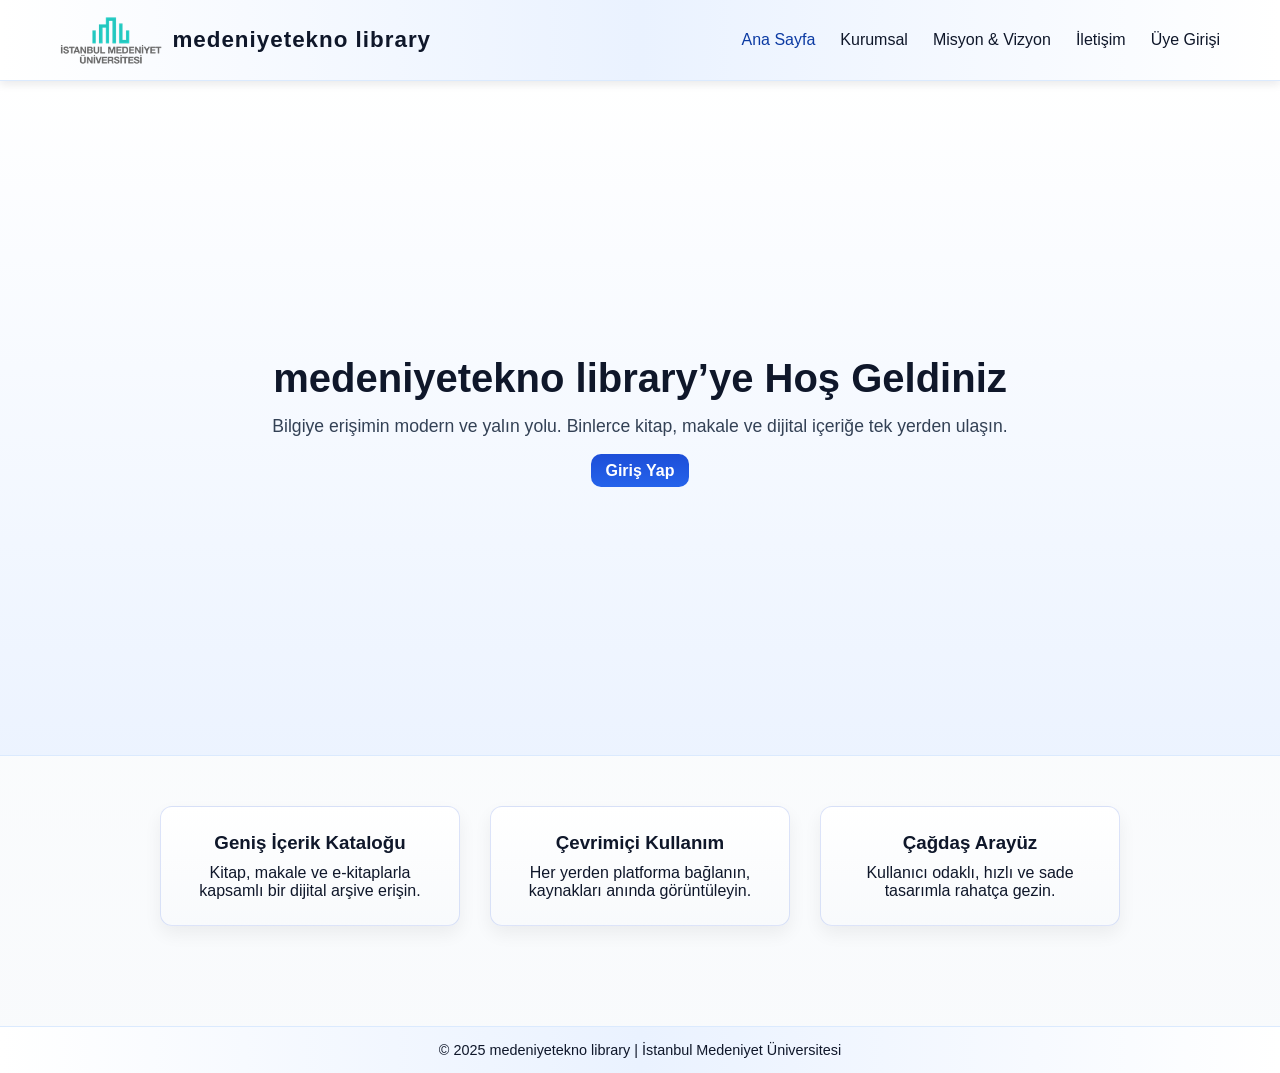
<file: week2/library/index.html>
<!DOCTYPE html>
<html lang="tr">
<head>
  <meta charset="UTF-8">
  <meta name="viewport" content="width=device-width, initial-scale=1.0">
  <title>medeniyetekno library | Ana Sayfa</title>
  <link rel="stylesheet" href="genel.css">
  <link rel="shortcut icon" type="image/png" href="favicon.ico">
</head>

<body>
  <header class="navbar">
    <div class="logo">
      <img src="logo.png" alt="medeniyetekno library logosu">
      <h1>medeniyetekno library</h1>
    </div>
    <nav>
      <ul class="nav-links">
        <li><a href="index.html" class="active">Ana Sayfa</a></li>
        <li><a href="hakkimizda.html">Kurumsal</a></li>
        <li><a href="misyon-vizyon.html">Misyon & Vizyon</a></li>
        <li><a href="iletisim.html">İletişim</a></li>
        <li><a href="login.html">Üye Girişi</a></li>
      </ul>
    </nav>
  </header>

  <main class="hero-section">
    <div class="hero-content">
      <h2>medeniyetekno library’ye Hoş Geldiniz</h2>
      <p>Bilgiye erişimin modern ve yalın yolu. Binlerce kitap, makale ve dijital içeriğe tek yerden ulaşın.</p>
      <a href="login.html" class="btn">Giriş Yap</a>
    </div>
  </main>

  <section class="features">
    <div class="feature-card">
      <h3>Geniş İçerik Kataloğu</h3>
      <p>Kitap, makale ve e-kitaplarla kapsamlı bir dijital arşive erişin.</p>
    </div>
    <div class="feature-card">
      <h3>Çevrimiçi Kullanım</h3>
      <p>Her yerden platforma bağlanın, kaynakları anında görüntüleyin.</p>
    </div>
    <div class="feature-card">
      <h3>Çağdaş Arayüz</h3>
      <p>Kullanıcı odaklı, hızlı ve sade tasarımla rahatça gezin.</p>
    </div>
  </section>

  <footer>
    <p>© 2025 medeniyetekno library | İstanbul Medeniyet Üniversitesi</p>
  </footer>
</body>
</html>
</file>
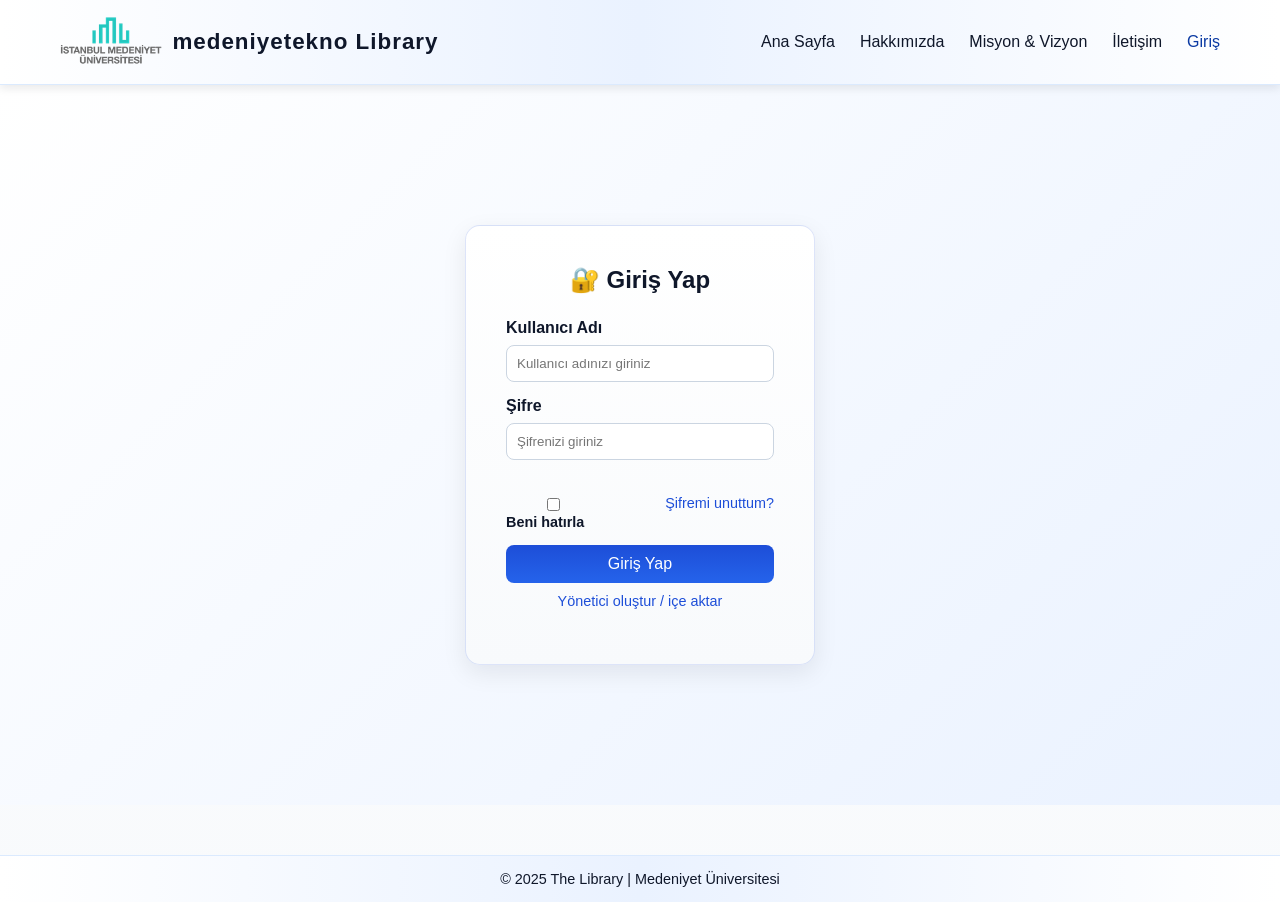
<file: week2/library/admin.html>
<!DOCTYPE html>
<html lang="tr">
<head>
  <meta charset="utf-8" />
  <meta name="viewport" content="width=device-width,initial-scale=1" />
  <title>Admin Paneli | MSB Library</title>
  <link rel="stylesheet" href="genel.css" />
</head>
<body>
  
  <header class="navbar">
    <div class="logo">
      <img src="logo.png" alt="MSB Library Logo" />
      <h1>medeniyetekno library</h1>
    </div>
    <nav>
      <ul class="nav-links">
        <li><a href="index.html">Ana Sayfa</a></li>
        <li><a href="hakkimizda.html">Hakkımızda</a></li>
        <li><a href="misyon-vizyon.html">Misyon & Vizyon</a></li>
        <li><a href="iletisim.html">İletişim</a></li>
        <li><a href="login.html">Giriş</a></li>
      </ul>
    </nav>
  </header>

  <!-- DASHBOARD -->
  <main class="admin-container">
    <aside class="admin-sidebar">
      <div class="admin-profile">
        <img src="logo.png" alt="admin" />
        <div>
          <h3>Admin</h3>
          <p>msb.admin@univ.edu</p>
        </div>
      </div>

      <ul class="admin-menu">
        <li class="active">Panoya Genel Bakış</li>
        <li>Kitap Yönetimi</li>
        <li>Kullanıcılar</li>
        <li>Duyurular</li>
        <li>Ayarlar</li>
      </ul>

      <div class="small-note">
        <strong>Not:</strong>
        Bu panel demo amaçlıdır. Gerçek projede sunucu tarafı doğrulama gereklidir.
      </div>
    </aside>

    <section class="admin-main">
      <div class="dashboard-header">
        <h2>Yönetici Paneli</h2>
        <div class="header-actions">
          <button id="exportBtn" class="btn small">CSV Dışa Aktar</button>
          <button id="clearStorage" class="btn small ghost">Local Verileri Temizle</button>
          <button id="logoutBtn" class="btn small ghost">Çıkış Yap</button>
        </div>
      </div>

      <!-- KARTLAR -->
      <div class="cards">
        <div class="card">
          <h4>Toplam Kitap</h4>
          <p id="totalBooks">0</p>
        </div>
        <div class="card">
          <h4>Toplam Kullanıcı</h4>
          <p id="totalUsers">0</p>
        </div>
        <div class="card">
          <h4>Aktif Duyurular</h4>
          <p id="totalAnnouncements">0</p>
        </div>
      </div>

      <!-- Kitap Yönetimi -->
      <div class="panel">
        <div class="panel-header">
          <h3>Kitap Yönetimi</h3>
          <p class="muted">Yeni kitap ekleyin, düzenleyin veya silin.</p>
        </div>

        <div class="panel-body two-col">
          <form id="bookForm" class="panel-form">
            <h4>Yeni Kitap Ekle</h4>
            <label>Başlık
              <input type="text" id="bookTitle" placeholder="Kitap başlığı" required />
            </label>
            <label>Yazar
              <input type="text" id="bookAuthor" placeholder="Yazar adı" required />
            </label>
            <label>Yayın Yılı
              <input type="number" id="bookYear" placeholder="2024" min="1000" max="2100" />
            </label>
            <label>Kategori
              <input type="text" id="bookCategory" placeholder="Kategori (örn. Bilgisayar)" />
            </label>
            <div class="form-row">
              <button type="submit" class="btn">Ekle</button>
              <button type="button" id="importSample" class="btn ghost">Örnek Ekle</button>
            </div>
          </form>

          <div class="table-wrap">
            <h4>Kitap Listesi</h4>
            <input id="bookSearch" placeholder="Kitap ara..." />
            <table id="booksTable" class="table">
              <thead>
                <tr><th>Başlık</th><th>Yazar</th><th>Yıl</th><th>Kategori</th><th>İşlemler</th></tr>
              </thead>
              <tbody></tbody>
            </table>
          </div>
        </div>
      </div>

      <!-- Kullanıcı Yönetimi -->
      <div class="panel">
        <div class="panel-header">
          <h3>Kullanıcılar</h3>
          <p class="muted">Kayıtlı kullanıcıları görüntüleyin ve yönetim notları ekleyin.</p>
        </div>

        <div class="panel-body">
          <div class="users-controls">
            <input id="userSearch" placeholder="Kullanıcı ara (isim veya eposta)" />
            <button id="addSampleUsers" class="btn ghost">Örnek Kullanıcı Ekle</button>
          </div>

          <table id="usersTable" class="table">
            <thead>
              <tr><th>Ad</th><th>E-Posta</th><th>Rol</th><th>İşlemler</th></tr>
            </thead>
            <tbody></tbody>
          </table>
        </div>
      </div>

      <!-- Duyurular -->
      <div class="panel">
        <div class="panel-header">
          <h3>Duyurular</h3>
          <p class="muted">Yeni duyuru ekleyin, düzenleyin veya yayınlayın.</p>
        </div>

        <div class="panel-body two-col">
          <form id="announceForm" class="panel-form">
            <h4>Yeni Duyuru</h4>
            <label>Başlık
              <input type="text" id="annTitle" placeholder="Duyuru başlığı" required />
            </label>
            <label>İçerik
              <textarea id="annContent" rows="5" placeholder="Duyuru metni..." required></textarea>
            </label>
            <div class="form-row">
              <button type="submit" class="btn">Yayınla</button>
            </div>
          </form>

          <div class="ann-list">
            <h4>Mevcut Duyurular</h4>
            <ul id="announcements"></ul>
          </div>
        </div>
      </div>

    </section>
  </main>

  <footer>
    <p>© 2025 medeniyetekno Library | İstanbul Medeniyet Üniversitesi</p>
  </footer>

  <!-- SCRIPT: basit frontend işlevleri (localStorage destekli) -->
  <script>
    /* Auth sabitleri ve guard */
    const LS_ADMIN = 'msb_admin_v1';
    const SS_SESSION = 'msb_session_v1';
    (function authGuard(){
      const adminRaw = localStorage.getItem(LS_ADMIN);
      const sessRaw = sessionStorage.getItem(SS_SESSION) || localStorage.getItem(SS_SESSION);
      if (!adminRaw || !sessRaw) { window.location.href = 'login.html'; return; }
      try {
        const admin = JSON.parse(adminRaw);
        const sess = JSON.parse(sessRaw);
        if (!admin?.email || !sess?.email || (admin.email+'').toLowerCase() !== (sess.email+'').toLowerCase()){
          sessionStorage.removeItem(SS_SESSION); localStorage.removeItem(SS_SESSION);
          window.location.href = 'login.html';
        }
      } catch {
        window.location.href = 'login.html';
      }
    })();

    /* Yardımcılar */
    const $ = (s) => document.querySelector(s);
    const $$ = (s) => document.querySelectorAll(s);

    /* Veri yapıları localStorage anahtarları */
    const LS_BOOKS = 'msb_books_v1';
    const LS_USERS = 'msb_users_v1';
    const LS_ANN = 'msb_ann_v1';

    /* Başlangıç: localStorage'tan yükle veya boş dizi */
    const load = (k) => JSON.parse(localStorage.getItem(k) || '[]');
    const save = (k, v) => localStorage.setItem(k, JSON.stringify(v));

    let books = load(LS_BOOKS);
    let users = load(LS_USERS);
    let anns = load(LS_ANN);

    /* DOM referansları */
    const booksTbody = $('#booksTable tbody');
    const usersTbody = $('#usersTable tbody');
    const annList = $('#announcements');
    const totalBooksEl = $('#totalBooks');
    const totalUsersEl = $('#totalUsers');
    const totalAnnEl = $('#totalAnnouncements');

    /* Profil e-postasını göster ve çıkış bağla */
    (function hydrateAdminUi(){
      try {
        const admin = JSON.parse(localStorage.getItem(LS_ADMIN) || 'null');
        if (admin?.email) {
          const emailEl = document.querySelector('.admin-profile p');
          if (emailEl) emailEl.textContent = admin.email;
        }
      } catch {}
      const logoutBtn = $('#logoutBtn');
      if (logoutBtn) {
        logoutBtn.addEventListener('click', ()=>{
          sessionStorage.removeItem(SS_SESSION);
          localStorage.removeItem(SS_SESSION);
          window.location.href = 'login.html';
        });
      }
    })();

    /* RENDER fonksiyonları */
    function renderBooks(filter = '') {
      booksTbody.innerHTML = '';
      const filtered = books.filter(b =>
        (b.title + ' ' + b.author + ' ' + (b.category||'')).toLowerCase().includes(filter.toLowerCase())
      );
      filtered.forEach((b, i) => {
        const tr = document.createElement('tr');
        tr.innerHTML = `
          <td>${escapeHtml(b.title)}</td>
          <td>${escapeHtml(b.author)}</td>
          <td>${escapeHtml(b.year||'—')}</td>
          <td>${escapeHtml(b.category||'—')}</td>
          <td class="ops">
            <button data-i="${i}" class="btn ghost small edit-book">Düzenle</button>
            <button data-i="${i}" class="btn danger small del-book">Sil</button>
          </td>
        `;
        booksTbody.appendChild(tr);
      });
      totalBooksEl.textContent = books.length;
    }

    function renderUsers(filter='') {
      usersTbody.innerHTML = '';
      const filtered = users.filter(u =>
        (u.name + ' ' + u.email).toLowerCase().includes(filter.toLowerCase())
      );
      filtered.forEach((u,i) => {
        const tr = document.createElement('tr');
        tr.innerHTML = `
          <td>${escapeHtml(u.name)}</td>
          <td>${escapeHtml(u.email)}</td>
          <td>${escapeHtml(u.role||'Öğrenci')}</td>
          <td class="ops">
            <button data-i="${i}" class="btn ghost small del-user">Sil</button>
          </td>
        `;
        usersTbody.appendChild(tr);
      });
      totalUsersEl.textContent = users.length;
    }

    function renderAnns() {
      annList.innerHTML = '';
      anns.forEach((a,i) => {
        const li = document.createElement('li');
        li.innerHTML = `<strong>${escapeHtml(a.title)}</strong>
          <p>${escapeHtml(a.content)}</p>
          <div class="ann-ops">
            <button data-i="${i}" class="btn ghost small del-ann">Sil</button>
          </div>`;
        annList.appendChild(li);
      });
      totalAnnEl.textContent = anns.length;
    }

    function escapeHtml(s) {
      if (!s) return '';
      return s.replaceAll('&','&amp;').replaceAll('<','&lt;').replaceAll('>','&gt;');
    }

    /* FORM işlemleri */
    $('#bookForm').addEventListener('submit', (e) => {
      e.preventDefault();
      const t = $('#bookTitle').value.trim();
      const a = $('#bookAuthor').value.trim();
      const y = $('#bookYear').value.trim();
      const c = $('#bookCategory').value.trim();
      if (!t || !a) return alert('Başlık ve yazar alanları gerekli.');
      books.unshift({ title: t, author: a, year: y, category: c });
      save(LS_BOOKS, books);
      renderBooks($('#bookSearch').value);
      e.target.reset();
    });

    $('#importSample').addEventListener('click', () => {
      books.unshift(
        {title:'Algoritmalar ve Veri Yapıları', author:'A. Yazar', year:'2020', category:'Bilgisayar'},
        {title:'İleri Programlama', author:'B. Yazar', year:'2019', category:'Bilgisayar'}
      );
      save(LS_BOOKS, books);
      renderBooks();
    });

    $('#bookSearch').addEventListener('input', (e)=> renderBooks(e.target.value));

    booksTbody.addEventListener('click', (ev) => {
      if (ev.target.matches('.del-book')) {
        const i = Number(ev.target.dataset.i);
        if (!confirm('Bu kitabı silmek istediğinize emin misiniz?')) return;
        books.splice(i,1);
        save(LS_BOOKS, books);
        renderBooks($('#bookSearch').value);
      }
      if (ev.target.matches('.edit-book')) {
        const i = Number(ev.target.dataset.i);
        const b = books[i];
        const newTitle = prompt('Yeni başlık:', b.title);
        if (newTitle !== null) {
          b.title = newTitle.trim() || b.title;
          save(LS_BOOKS, books);
          renderBooks();
        }
      }
    });

    /* KULLANICI işlemleri (örnek ekleme/seçme) */
    $('#addSampleUsers').addEventListener('click', () => {
      users.unshift(
        {name:'Ayşe Yılmaz', email:'ayse.y@univ.edu', role:'Öğrenci'},
        {name:'Dr. Mehmet Kara', email:'mehmet.k@univ.edu', role:'Akademisyen'}
      );
      save(LS_USERS, users);
      renderUsers();
    });

    $('#userSearch').addEventListener('input', (e) => renderUsers(e.target.value));
    usersTbody.addEventListener('click', (ev) => {
      if (ev.target.matches('.del-user')) {
        const i = Number(ev.target.dataset.i);
        if (!confirm('Bu kullanıcıyı silmek ister misiniz?')) return;
        users.splice(i,1);
        save(LS_USERS, users);
        renderUsers($('#userSearch').value);
      }
    });

    /* DUYURU işlemleri */
    $('#announceForm').addEventListener('submit', (e) => {
      e.preventDefault();
      const t = $('#annTitle').value.trim();
      const c = $('#annContent').value.trim();
      if (!t || !c) return alert('Başlık ve içerik gerekli.');
      anns.unshift({title:t, content:c, date: new Date().toISOString()});
      save(LS_ANN, anns);
      renderAnns();
      e.target.reset();
    });

    annList.addEventListener('click', (ev) => {
      if (ev.target.matches('.del-ann')) {
        const i = Number(ev.target.dataset.i);
        if (!confirm('Duyuruyu silmek istiyor musunuz?')) return;
        anns.splice(i,1);
        save(LS_ANN, anns);
        renderAnns();
      }
    });

    /* Export CSV (kitaplar) */
    $('#exportBtn').addEventListener('click', () => {
      if (!books.length) return alert('Dışa aktarılacak kitap yok.');
      const rows = [['Başlık','Yazar','Yıl','Kategori'], ...books.map(b => [b.title,b.author,b.year||'','' + (b.category||'')])];
      const csv = rows.map(r => r.map(cell => `"${(cell+'').replaceAll('"','""')}"`).join(',')).join('\n');
      const blob = new Blob([csv], {type:'text/csv;charset=utf-8;'});
      const url = URL.createObjectURL(blob);
      const a = document.createElement('a');
      a.href = url; a.download = 'msb_books.csv'; a.click();
      URL.revokeObjectURL(url);
    });

    /* Temizleme (localStorage) */
    $('#clearStorage').addEventListener('click', () => {
      if (!confirm('Local verileri tamamen temizlemek istiyor musunuz?')) return;
      localStorage.removeItem(LS_BOOKS); localStorage.removeItem(LS_USERS); localStorage.removeItem(LS_ANN);
      books = []; users = []; anns = [];
      renderBooks(); renderUsers(); renderAnns();
    });

    /* Helper: başlangıç render ve örnek veriler yoksa göster */
    function init() {
      renderBooks();
      renderUsers();
      renderAnns();

      // Eğer hiç kullanıcı yoksa ufak bir örnek göster (kullanıcı sayısını daha anlamlı yapmak için)
      if (!users.length) {
        users = [
          {name:'Sistem Yöneticisi', email:'admin@msb.edu', role:'Admin'}
        ];
        save(LS_USERS, users);
        renderUsers();
      }
    }

    init();
  </script>
</body>
</html>
</file>
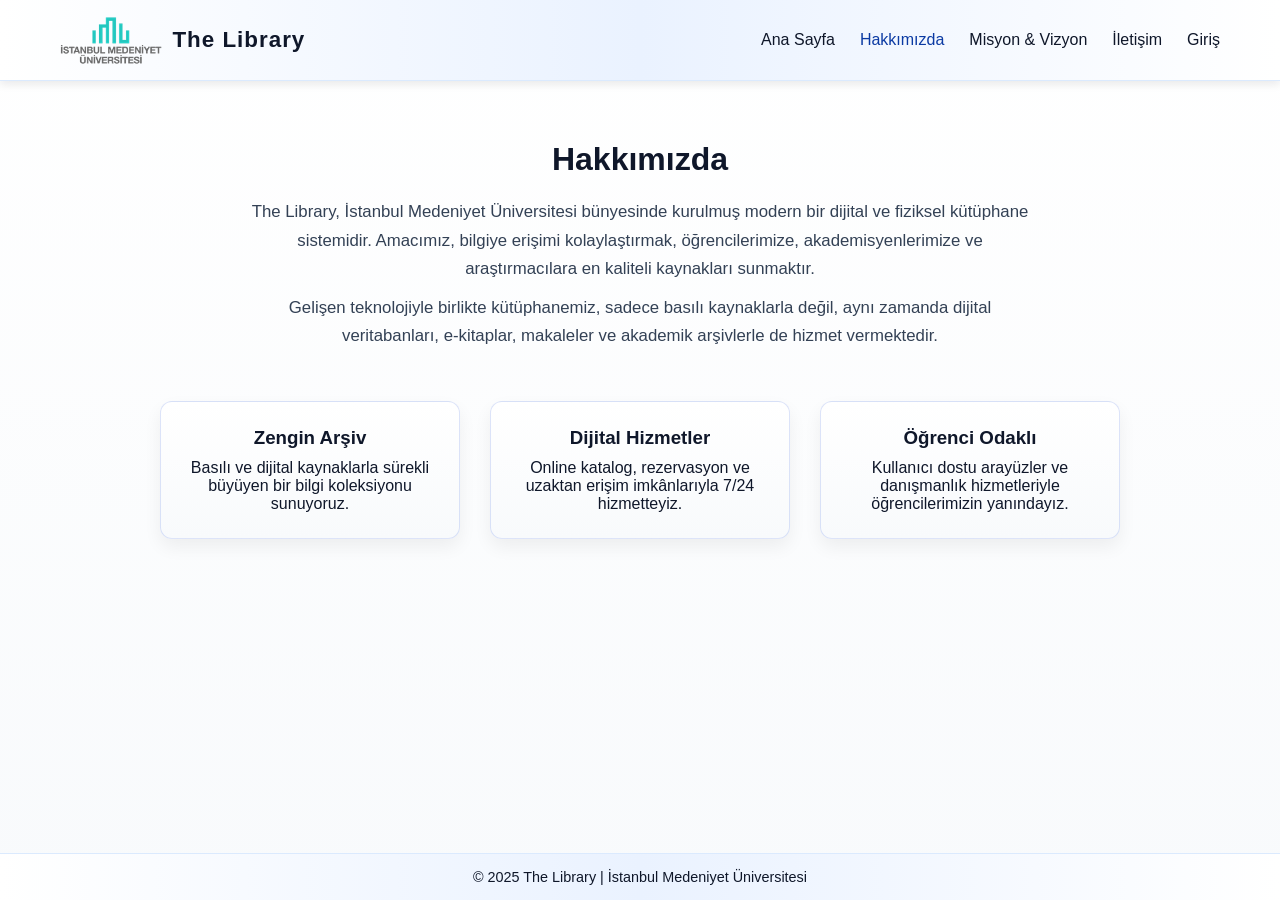
<file: week2/library/hakkimizda.html>
<!DOCTYPE html>
<html lang="tr">
<head>
  <meta charset="UTF-8">
  <meta name="viewport" content="width=device-width, initial-scale=1.0">
  <title>The Library | Hakkımızda</title>
  <link rel="stylesheet" href="genel.css">
  <style>
    /* Footer fix for this page */
    body {
      display: flex;
      flex-direction: column;
      min-height: 100vh;
    }

    main {
      flex: 1;
    }
  </style>
</head>

<body>
  <header class="navbar">
    <div class="logo">
      <img src="logo.png" alt="MSB Library Logo">
      <h1>The Library</h1>
    </div>
    <nav>
      <ul class="nav-links">
        <li><a href="index.html">Ana Sayfa</a></li>
        <li><a href="hakkimizda.html" class="active">Hakkımızda</a></li>
        <li><a href="misyon-vizyon.html">Misyon & Vizyon</a></li>
        <li><a href="iletisim.html">İletişim</a></li>
        <li><a href="login.html">Giriş</a></li>
      </ul>
    </nav>
  </header>

  <main class="page-content">
    <section class="about-section">
      <h2>Hakkımızda</h2>
      <p>
        The Library, İstanbul Medeniyet Üniversitesi bünyesinde kurulmuş modern bir dijital ve fiziksel kütüphane sistemidir. 
        Amacımız, bilgiye erişimi kolaylaştırmak, öğrencilerimize, akademisyenlerimize ve araştırmacılara en kaliteli kaynakları sunmaktır.
      </p>
      <p>
        Gelişen teknolojiyle birlikte kütüphanemiz, sadece basılı kaynaklarla değil, 
        aynı zamanda dijital veritabanları, e-kitaplar, makaleler ve akademik arşivlerle de hizmet vermektedir.
      </p>
    </section>

    <section class="about-grid">
      <div class="about-card">
        <h3>Zengin Arşiv</h3>
        <p>Basılı ve dijital kaynaklarla sürekli büyüyen bir bilgi koleksiyonu sunuyoruz.</p>
      </div>
      <div class="about-card">
        <h3>Dijital Hizmetler</h3>
        <p>Online katalog, rezervasyon ve uzaktan erişim imkânlarıyla 7/24 hizmetteyiz.</p>
      </div>
      <div class="about-card">
        <h3>Öğrenci Odaklı</h3>
        <p>Kullanıcı dostu arayüzler ve danışmanlık hizmetleriyle öğrencilerimizin yanındayız.</p>
      </div>
    </section>
  </main>

  <footer>
    <p>© 2025 The Library | İstanbul Medeniyet Üniversitesi</p>
  </footer>
</body>
</html>
</file>
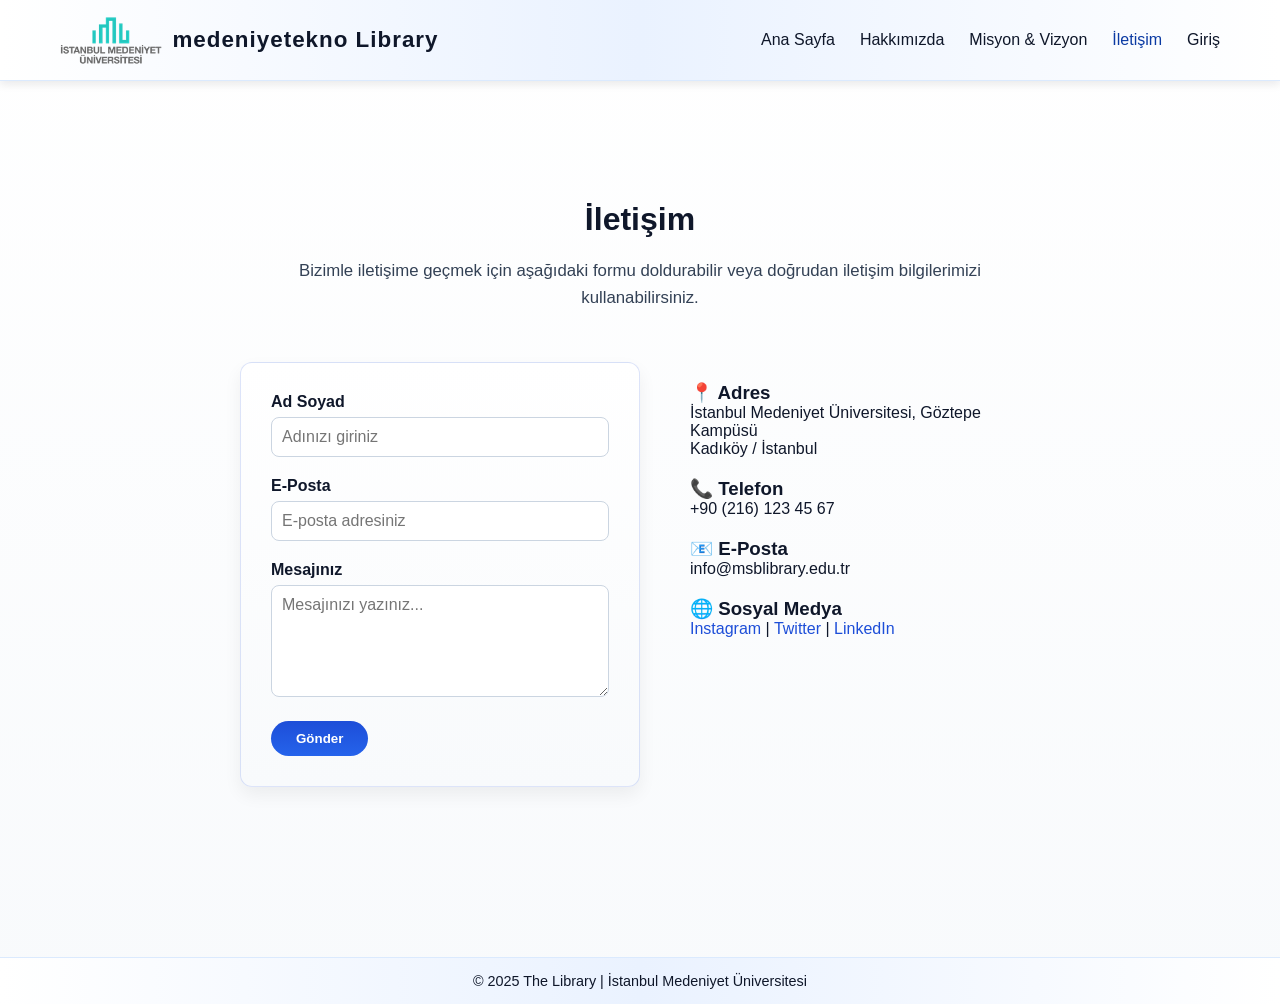
<file: week2/library/iletisim.html>
<!DOCTYPE html>
<html lang="tr">
<head>
  <meta charset="UTF-8">
  <meta name="viewport" content="width=device-width, initial-scale=1.0">
  <title>The Library | İletişim</title>
  <link rel="stylesheet" href="genel.css">
</head>

<body>
  <header class="navbar">
    <div class="logo">
      <img src="logo.png" alt="MSB Library Logo">
      <h1>medeniyetekno Library</h1>
    </div>
    <nav>
      <ul class="nav-links">
        <li><a href="index.html">Ana Sayfa</a></li>
        <li><a href="hakkimizda.html">Hakkımızda</a></li>
        <li><a href="misyon-vizyon.html">Misyon & Vizyon</a></li>
        <li><a href="iletisim.html" class="active">İletişim</a></li>
        <li><a href="login.html">Giriş</a></li>
      </ul>
    </nav>
  </header>

  <main class="page-content">
    <section class="contact-section">
      <h2>İletişim</h2>
      <p class="intro-text">
        Bizimle iletişime geçmek için aşağıdaki formu doldurabilir veya doğrudan iletişim bilgilerimizi kullanabilirsiniz.
      </p>

      <div class="contact-container">
        <div class="contact-form">
          <form action="#" method="post">
            <div class="form-group">
              <label for="name">Ad Soyad</label>
              <input type="text" id="name" name="name" placeholder="Adınızı giriniz" required>
            </div>

            <div class="form-group">
              <label for="email">E-Posta</label>
              <input type="email" id="email" name="email" placeholder="E-posta adresiniz" required>
            </div>

            <div class="form-group">
              <label for="message">Mesajınız</label>
              <textarea id="message" name="message" rows="5" placeholder="Mesajınızı yazınız..." required></textarea>
            </div>

            <button type="submit" class="btn">Gönder</button>
          </form>
        </div>

        <div class="contact-info">
          <h3>📍 Adres</h3>
          <p>İstanbul Medeniyet Üniversitesi, Göztepe Kampüsü<br> Kadıköy / İstanbul</p>

          <h3>📞 Telefon</h3>
          <p>+90 (216) 123 45 67</p>

          <h3>📧 E-Posta</h3>
          <p>info@msblibrary.edu.tr</p>

          <h3>🌐 Sosyal Medya</h3>
          <p>
            <a href="#">Instagram</a> | 
            <a href="#">Twitter</a> | 
            <a href="#">LinkedIn</a>
          </p>
        </div>
      </div>
    </section>
  </main>

  <footer>
    <p>© 2025 The Library | İstanbul Medeniyet Üniversitesi</p>
  </footer>
</body>
</html>
</file>
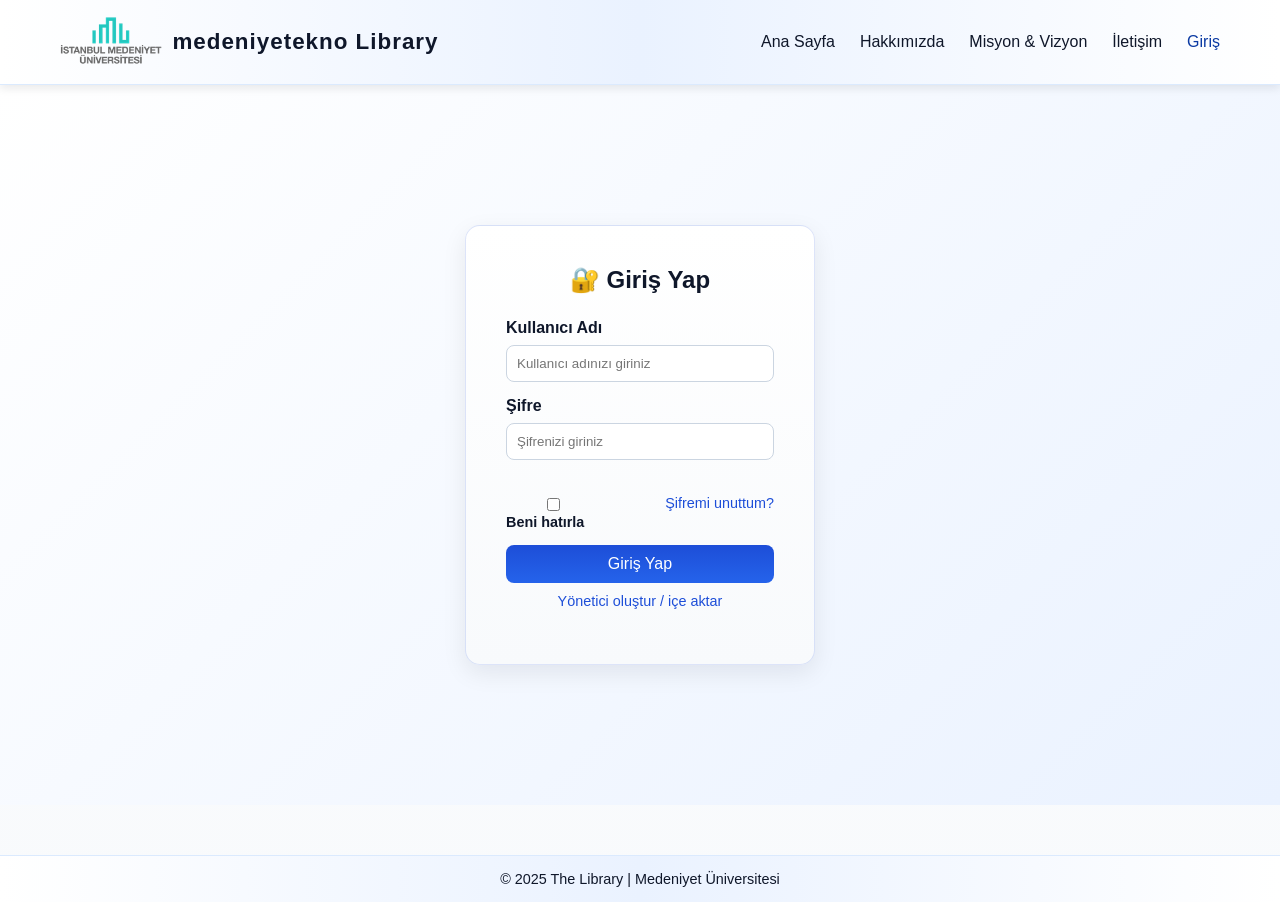
<file: week2/library/login.html>
<!DOCTYPE html>
<html lang="tr">
<head>
    <meta charset="UTF-8">
    <meta name="viewport" content="width=device-width, initial-scale=1.0">
    <title>Giriş | The Library</title>
    <link rel="stylesheet" href="genel.css">
</head>
<body>
    <!-- NAVBAR -->
    <header class="navbar">
        <div class="logo">
            <a href="index.html">
                <img src="logo.png" alt="MSB Library Logo">
            </a>
            <h1>medeniyetekno Library</h1>
        </div>
        <nav>
            <ul class="nav-links">
                <li><a href="index.html">Ana Sayfa</a></li>
                <li><a href="hakkimizda.html">Hakkımızda</a></li>
                <li><a href="misyon-vizyon.html">Misyon & Vizyon</a></li>
                <li><a href="iletisim.html">İletişim</a></li>
                <li><a href="login.html" class="active">Giriş</a></li>
            </ul>
        </nav>
    </header>

    <!-- MAIN LOGIN SECTION -->
    <main class="login-container">
        <div class="login-card">
            <h2>🔐 Giriş Yap</h2>
            <form id="loginForm" action="admin.html" method="post">
                <label for="username">Kullanıcı Adı</label>
                <input type="text" id="username" name="username" placeholder="Kullanıcı adınızı giriniz" required>

                <label for="password">Şifre</label>
                <input type="password" id="password" name="password" placeholder="Şifrenizi giriniz" required>

                <div class="login-options">
                    <label><input type="checkbox" name="remember"> Beni hatırla</label>
                    <a href="#">Şifremi unuttum?</a>
                </div>

                <button type="submit" class="login-btn">Giriş Yap</button>
            </form>

            <div class="login-options" style="justify-content:center; margin-top: 10px;">
                <a href="#" id="openCreateAdmin">Yönetici oluştur / içe aktar</a>   
            </div>
        </div>
    </main>

    <!-- FOOTER -->
    <footer>
        <p>© 2025 The Library | Medeniyet Üniversitesi</p>
    </footer>
    
    <!-- Modal: Create Admin -->
    <div id="createAdminModal" class="modal-overlay" aria-hidden="true">
        <div class="modal" role="dialog" aria-modal="true" aria-labelledby="createAdminTitle">
            <div class="modal-header">
                <h3 id="createAdminTitle">Yönetici Oluştur</h3>
                <button class="modal-close" id="closeCreateAdmin" aria-label="Kapat">×</button>
            </div>
            <form id="createAdminForm">
                <label for="newEmail">E-Posta</label>
                <input type="email" id="newEmail" placeholder="admin@example.com" required>

                <label for="newPassword">Şifre</label>
                <input type="password" id="newPassword" placeholder="Güçlü bir şifre" required>

                <label for="newPassword2">Şifre (Tekrar)</label>
                <input type="password" id="newPassword2" placeholder="Şifre tekrarı" required>

                <button type="submit" class="btn" style="margin-top:10px; width:100%">Yöneticiyi Kaydet</button>
            </form>

            <div class="form-row" style="margin-top:12px;">
                <button id="importCreds" class="btn ghost" type="button">Kimlik Dosyası Yükle</button>
                <button id="exportCreds" class="btn ghost" type="button">Kimlik Dosyası İndir</button>
                <input type="file" id="credFile" accept="application/json" style="display:none" />
            </div>
            <p class="muted" style="margin-top:8px;">Not: Kimlik dosyası yalnızca bu cihazda kullanılmak üzere içe aktarılır.</p>
        </div>
    </div>
    <script>
    (function(){
        const LS_ADMIN = 'msb_admin_v1';
        const SS_SESSION = 'msb_session_v1';

        const $ = (s) => document.querySelector(s);

        async function sha256Hex(str){
            const data = new TextEncoder().encode(str);
            const hash = await crypto.subtle.digest('SHA-256', data);
            return [...new Uint8Array(hash)].map(b => b.toString(16).padStart(2,'0')).join('');
        }

        function getAdmin(){
            try { return JSON.parse(localStorage.getItem(LS_ADMIN) || 'null'); } catch { return null; }
        }
        function setAdmin(obj){ localStorage.setItem(LS_ADMIN, JSON.stringify(obj)); }

        function setSession(email, remember){
            const payload = JSON.stringify({ email, issuedAt: Date.now() });
            if (remember) localStorage.setItem(SS_SESSION, payload);
            else sessionStorage.setItem(SS_SESSION, payload);
        }

        function hasAdmin(){ return !!getAdmin(); }

        function openModal(){
            const o = $('#createAdminModal');
            if (!o) return;
            o.classList.add('open');
            o.setAttribute('aria-hidden','false');
            document.body.classList.add('no-scroll');
        }
        function closeModal(){
            const o = $('#createAdminModal');
            if (!o) return;
            o.classList.remove('open');
            o.setAttribute('aria-hidden','true');
            document.body.classList.remove('no-scroll');
        }

        // Toggle link
        const openLink = $('#openCreateAdmin');
        const closeBtn = $('#closeCreateAdmin');
        const overlay = $('#createAdminModal');
        if (openLink){ openLink.addEventListener('click', (e)=>{ e.preventDefault(); openModal(); }); }
        if (closeBtn){ closeBtn.addEventListener('click', (e)=>{ e.preventDefault(); closeModal(); }); }
        if (overlay){ overlay.addEventListener('click', (e)=>{ if (e.target === overlay) closeModal(); }); }

        // Login handler
        const loginForm = $('#loginForm');
        if (loginForm){
            loginForm.addEventListener('submit', async (e)=>{
                e.preventDefault();
                const email = ($('#username').value || '').trim().toLowerCase();
                const pass = ($('#password').value || '');
                const remember = loginForm.querySelector('input[name="remember"]').checked;
                const admin = getAdmin();
                if (!admin){
                    alert('Önce bir yönetici hesabı oluşturun veya kimlik dosyası içe aktarın.');
                    return;
                }
                const hash = await sha256Hex(pass);
                if (email !== (admin.email||'').toLowerCase() || hash !== admin.passwordHash){
                    alert('E-posta veya şifre hatalı.');
                    return;
                }
                setSession(admin.email, remember);
                window.location.href = 'admin.html';
            });
        }

        // Create admin
        const createForm = $('#createAdminForm');
        if (createForm){
            createForm.addEventListener('submit', async (e)=>{
                e.preventDefault();
                if (hasAdmin()) { alert('Zaten bir yönetici mevcut.'); return; }
                const email = ($('#newEmail').value || '').trim().toLowerCase();
                const p1 = $('#newPassword').value || '';
                const p2 = $('#newPassword2').value || '';
                if (!email || !p1) { alert('E-posta ve şifre gerekli.'); return; }
                if (p1 !== p2) { alert('Şifreler eşleşmiyor.'); return; }
                const passwordHash = await sha256Hex(p1);
                setAdmin({ email, passwordHash });
                alert('Yönetici oluşturuldu. Artık giriş yapabilirsiniz.');
                closeModal();
            });
        }

        // Import creds
        const importBtn = $('#importCreds');
        const exportBtn = $('#exportCreds');
        const fileInput = $('#credFile');
        if (importBtn && fileInput){
            importBtn.addEventListener('click', ()=> fileInput.click());
            fileInput.addEventListener('change', ()=>{
                const f = fileInput.files && fileInput.files[0];
                if (!f) return;
                const reader = new FileReader();
                reader.onload = () => {
                    try {
                        const obj = JSON.parse(String(reader.result||'{}'));
                        if (!obj.email || !obj.passwordHash || typeof obj.email !== 'string' || typeof obj.passwordHash !== 'string'){
                            alert('Geçersiz kimlik dosyası.');
                            return;
                        }
                        setAdmin({ email: obj.email.toLowerCase(), passwordHash: obj.passwordHash });
                        alert('Kimlik dosyası içe aktarıldı.');
                        closeModal();
                    } catch(err){
                        alert('Dosya okunamadı: ' + err);
                    }
                };
                reader.readAsText(f);
                fileInput.value = '';
            });
        }
        if (exportBtn){
            exportBtn.addEventListener('click', ()=>{
                const admin = getAdmin();
                if (!admin){ alert('Dışa aktarılacak yönetici yok.'); return; }
                const blob = new Blob([JSON.stringify(admin, null, 2)], {type:'application/json'});
                const url = URL.createObjectURL(blob);
                const a = document.createElement('a');
                a.href = url; a.download = 'admin.credentials.json'; a.click();
                URL.revokeObjectURL(url);
            });
        }

        // Init
        // no-op on load; modal kapalı başlar
    })();
    </script>
</body>
</html>
</file>
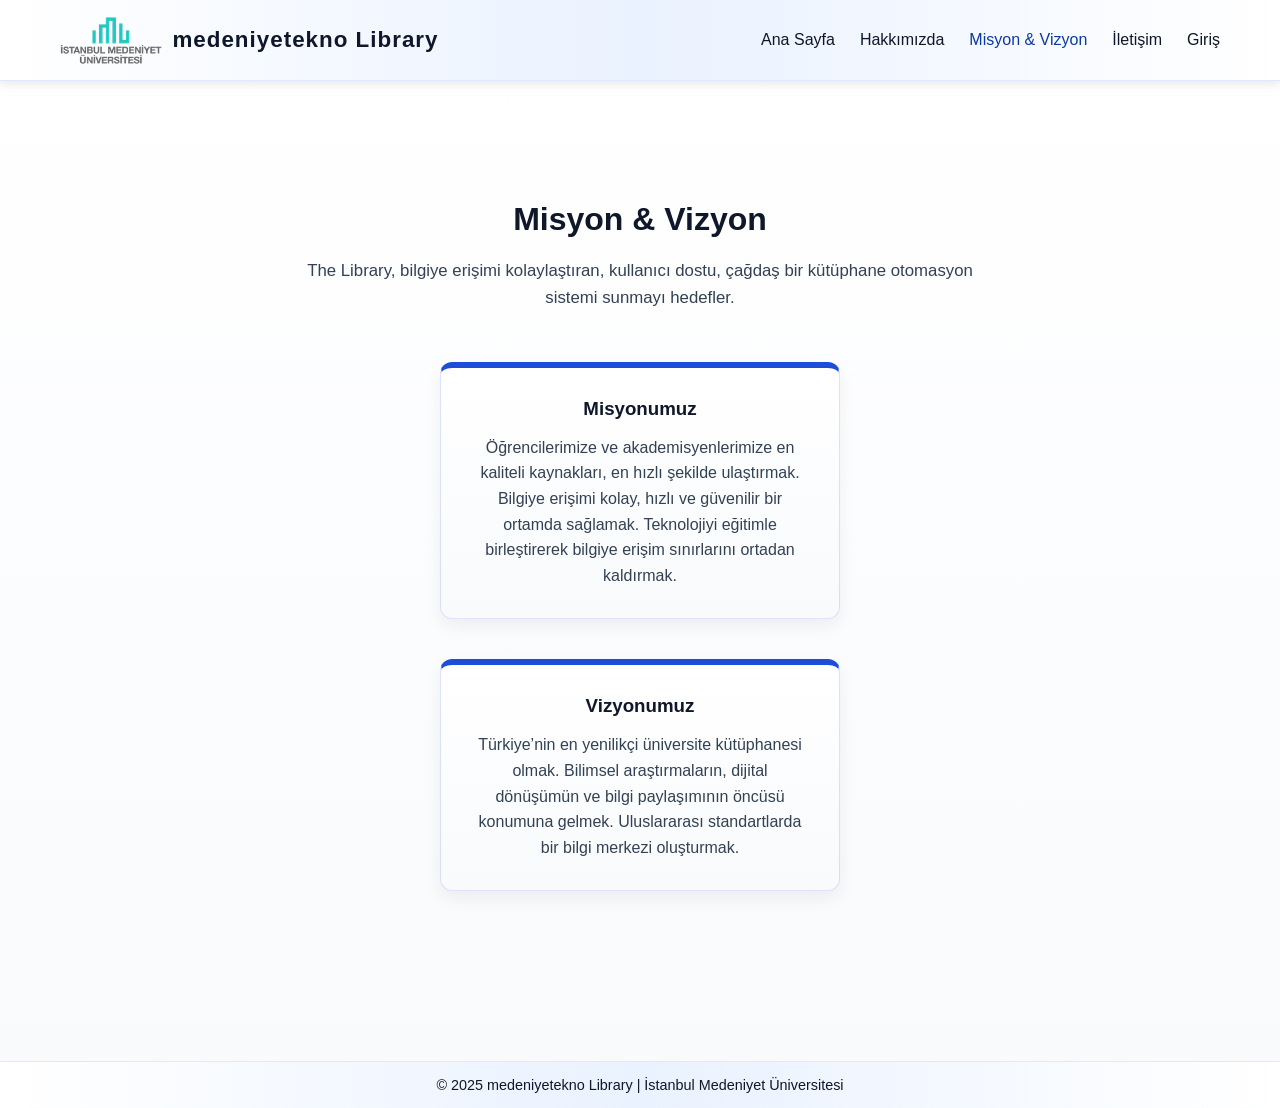
<file: week2/library/misyon-vizyon.html>
<!DOCTYPE html>
<html lang="tr">
<head>
  <meta charset="UTF-8">
  <meta name="viewport" content="width=device-width, initial-scale=1.0">
  <title>The Library | Misyon & Vizyon</title>
  <link rel="stylesheet" href="genel.css">
</head>

<body>
  <header class="navbar">
    <div class="logo">
      <img src="logo.png" alt="MSB Library Logo">
      <h1>medeniyetekno Library</h1>
    </div>
    <nav>
      <ul class="nav-links">
        <li><a href="index.html">Ana Sayfa</a></li>
        <li><a href="hakkimizda.html">Hakkımızda</a></li>
        <li><a href="misyon-vizyon.html" class="active">Misyon & Vizyon</a></li>
        <li><a href="iletisim.html">İletişim</a></li>
        <li><a href="login.html">Giriş</a></li>
      </ul>
    </nav>
  </header>

  <main class="page-content">
    <section class="mission-vision-section">
      <h2>Misyon & Vizyon</h2>
      <p class="intro-text">
        The Library, bilgiye erişimi kolaylaştıran, kullanıcı dostu, çağdaş bir kütüphane otomasyon sistemi sunmayı hedefler.
      </p>

      <div class="mv-container">
        <div class="mv-card mission">
          <h3>Misyonumuz</h3>
          <p>
            Öğrencilerimize ve akademisyenlerimize en kaliteli kaynakları, en hızlı şekilde ulaştırmak. 
            Bilgiye erişimi kolay, hızlı ve güvenilir bir ortamda sağlamak. 
            Teknolojiyi eğitimle birleştirerek bilgiye erişim sınırlarını ortadan kaldırmak.
          </p>
        </div>

        <div class="mv-card vision">
          <h3>Vizyonumuz</h3>
          <p>
            Türkiye’nin en yenilikçi üniversite kütüphanesi olmak. 
            Bilimsel araştırmaların, dijital dönüşümün ve bilgi paylaşımının öncüsü konumuna gelmek. 
            Uluslararası standartlarda bir bilgi merkezi oluşturmak.
          </p>
        </div>
      </div>
    </section>
  </main>

  <footer>
    <p>© 2025 medeniyetekno Library | İstanbul Medeniyet Üniversitesi</p>
  </footer>
</body>
</html>
</file>
<file: week2/library/genel.css>
/* GENEL AYARLAR — Mavi/Beyaz Palet */
* {
  margin: 0;
  padding: 0;
  box-sizing: border-box;
  font-family: "Segoe UI", Tahoma, Geneva, Verdana, sans-serif;
}

body {
  background: linear-gradient(180deg, #ffffff 0%, #f8fafc 100%);
  color: #0f172a; /* metin: lacivertimsi koyu */
}

/* NAVBAR */
.navbar {
  display: flex;
  justify-content: space-between;
  align-items: center;
  padding: 15px 60px;
  background: linear-gradient(90deg, #ffffff 0%, #eaf2ff 50%, #ffffff 100%);
  color: #0f172a;
  position: sticky;
  top: 0;
  z-index: 100;
  box-shadow: 0 4px 8px rgba(2, 8, 23, 0.08);
  border-bottom: 1px solid #dbeafe; /* açık mavi border */
}

.logo {
  display: flex;
  align-items: center;
  gap: 10px;
}

.logo img { height: 50px; }

.logo h1 {
  font-size: 1.4rem;
  letter-spacing: 1px;
  color: #0f172a;
}

.nav-links {
  list-style: none;
  display: flex;
  gap: 25px;
}

.nav-links a {
  text-decoration: none;
  color: #0f172a;
  font-weight: 500;
  transition: color 0.3s;
}

.nav-links a:hover,
.nav-links a.active {
  color: #0b3aa3; /* daha koyu mavi */
}

/* HERO SECTION */
.hero-section {
  height: 75vh;
  background: linear-gradient(rgba(255,255,255,0.9), rgba(234,242,255,0.9)), #ffffff;
  display: flex;
  align-items: center;
  justify-content: center;
  color: #0f172a;
  text-align: center;
  padding: 0 20px;
  border-bottom: 1px solid #dbeafe;
}

.hero-content h2 {
  font-size: 2.5rem;
  margin-bottom: 15px;
  color: #0f172a;
}

.hero-content p {
  font-size: 1.1rem;
  margin-bottom: 25px;
  color: #334155; /* nötr koyu gri-mavi */
}

.btn {
  background: linear-gradient(180deg, #1d4ed8, #2563eb); /* birincil mavi */
  color: #ffffff;
  padding: 12px 24px;
  border-radius: 25px;
  text-decoration: none;
  transition: transform 0.2s, box-shadow 0.2s, background 0.3s;
}

.btn:hover {
  background: linear-gradient(180deg, #0b3aa3, #1d4ed8);
  box-shadow: 0 6px 18px rgba(29, 78, 216, 0.22);
  transform: translateY(-2px);
}

/* FEATURES */
.features {
  display: flex;
  justify-content: center;
  gap: 30px;
  padding: 50px 10%;
  flex-wrap: wrap;
}

.feature-card {
  background: linear-gradient(180deg, #ffffff, #f8fafc);
  padding: 25px;
  border-radius: 12px;
  box-shadow: 0 8px 18px rgba(2, 8, 23, 0.06);
  width: 300px;
  text-align: center;
  transition: transform 0.3s, box-shadow 0.3s;
  border: 1px solid rgba(29, 78, 216, 0.15); /* mavi vurgu */
}

.feature-card:hover {
  transform: translateY(-8px);
  box-shadow: 0 12px 28px rgba(2, 8, 23, 0.10);
}

.feature-card h3 {
  color: #0f172a;
  margin-bottom: 10px;
}

/* FOOTER */
footer {
  background: linear-gradient(90deg, #ffffff, #eaf2ff, #ffffff);
  color: #0f172a;
  text-align: center;
  padding: 15px 0;
  font-size: 0.9rem;
  margin-top: 50px;
  border-top: 1px solid #dbeafe;
}

/* RESPONSIVE TASARIM */
@media(max-width: 768px) {
  .navbar { flex-direction: column; padding: 20px; }
  .nav-links { flex-direction: column; gap: 10px; }
  .features { flex-direction: column; align-items: center; }
}

/* Modal (Genel) */
.modal-overlay {
  position: fixed;
  inset: 0;
  background: rgba(2, 8, 23, 0.5);
  display: none;
  align-items: center;
  justify-content: center;
  z-index: 9999;
  padding: 16px;
}

.modal-overlay.open { display: flex; }

.modal {
  width: 100%;
  max-width: 520px;
  background: linear-gradient(180deg, #ffffff, #f8fafc);
  color: #0f172a;
  border-radius: 12px;
  box-shadow: 0 20px 60px rgba(2, 8, 23, 0.12);
  border: 1px solid rgba(29, 78, 216, 0.18);
  padding: 20px;
  max-height: 90vh;
  overflow: auto;
}

.modal-header { display:flex; align-items:center; justify-content:space-between; gap:12px; margin-bottom:8px; }
.modal-header h3 { margin:0; color:#0f172a; }
.modal-close { background:transparent; border:none; color:#0f172a; font-size:1.4rem; cursor:pointer; }

.no-scroll { overflow:hidden; }

/* HAKKIMIZDA SAYFASI */
.page-content { padding: 60px 10%; }

.about-section { text-align: center; margin-bottom: 50px; }

.about-section h2 {
  color: #0f172a;
  font-size: 2rem;
  margin-bottom: 20px;
}

.about-section p {
  font-size: 1.05rem;
  line-height: 1.7;
  color: #334155;
  max-width: 800px;
  margin: 10px auto;
}

.about-grid {
  display: flex;
  justify-content: center;
  flex-wrap: wrap;
  gap: 30px;
}

.about-card {
  background: linear-gradient(180deg, #ffffff, #f8fafc);
  width: 300px;
  padding: 25px;
  border-radius: 12px;
  box-shadow: 0 8px 18px rgba(2, 8, 23, 0.06);
  text-align: center;
  transition: transform 0.3s, box-shadow 0.3s;
  border: 1px solid rgba(29, 78, 216, 0.15);
}

.about-card:hover { transform: translateY(-8px); }
.about-card h3 { color: #0f172a; margin-bottom: 10px; }

/* MİSYON & VİZYON SAYFASI */
.mission-vision-section { text-align: center; padding: 60px 10%; }

.mission-vision-section h2 { font-size: 2rem; color: #0f172a; margin-bottom: 20px; }

.intro-text {
  color: #334155;
  font-size: 1.05rem;
  max-width: 700px;
  margin: 0 auto 50px;
  line-height: 1.6;
}

.mv-container {
  display: flex;
  justify-content: center;
  flex-wrap: wrap;
  gap: 40px;
}

.mv-card {
  background: linear-gradient(180deg, #ffffff, #f8fafc);
  width: 400px;
  padding: 30px;
  border-radius: 12px;
  box-shadow: 0 8px 18px rgba(2, 8, 23, 0.06);
  transition: transform 0.3s, box-shadow 0.3s;
  border: 1px solid rgba(29, 78, 216, 0.15);
}

.mv-card:hover { transform: translateY(-8px); }

.mv-card h3 { color: #0f172a; margin-bottom: 15px; }

.mv-card p { color: #334155; line-height: 1.6; }

.mission { border-top: 6px solid #1d4ed8; }  /* mavi vurgu */
.vision  { border-top: 6px solid #1d4ed8; }

/* İLETİŞİM SAYFASI */
.contact-section { text-align: center; padding: 60px 10%; }

.contact-section h2 { color: #0f172a; font-size: 2rem; margin-bottom: 20px; }

.contact-container {
  display: flex;
  justify-content: center;
  flex-wrap: wrap;
  gap: 50px;
  margin-top: 40px;
}

.contact-form {
  background: linear-gradient(180deg, #ffffff, #f8fafc);
  padding: 30px;
  border-radius: 12px;
  box-shadow: 0 8px 18px rgba(2, 8, 23, 0.06);
  width: 400px;
  text-align: left;
  border: 1px solid rgba(29, 78, 216, 0.15);
}

.form-group { margin-bottom: 20px; }

.form-group label {
  display: block;
  font-weight: 600;
  margin-bottom: 6px;
  color: #0f172a;
}

.form-group input,
.form-group textarea {
  width: 100%;
  padding: 10px;
  border: 1px solid #cbd5e1; /* soft gri-mavi */
  background-color: #ffffff;
  color: #0f172a;
  border-radius: 8px;
  font-size: 1rem;
}

.contact-info { max-width: 350px; text-align: left; }

.contact-info h3 { color: #0f172a; margin-top: 20px; }

.contact-info a {
  color: #1d4ed8;
  text-decoration: none;
}

.contact-info a:hover { text-decoration: underline; }

/* Form butonları */
button.btn {
  background: linear-gradient(180deg, #1d4ed8, #2563eb);
  color: #ffffff;
  border: none;
  padding: 10px 25px;
  border-radius: 25px;
  cursor: pointer;
  transition: background 0.3s, box-shadow 0.2s, transform 0.2s;
}

button.btn:hover {
  background: linear-gradient(180deg, #0b3aa3, #1d4ed8);
  box-shadow: 0 6px 18px rgba(29, 78, 216, 0.22);
  transform: translateY(-1px);
}

/* Login Sayfası */
.login-container {
  display: flex;
  justify-content: center;
  align-items: center;
  height: 80vh;
  background: linear-gradient(135deg, #ffffff 0%, #eaf2ff 100%);
}

.login-card {
  width: 350px;
  background: linear-gradient(180deg, #ffffff, #f8fafc);
  padding: 40px;
  border-radius: 15px;
  box-shadow: 0 8px 25px rgba(2, 8, 23, 0.08);
  text-align: center;
  border: 1px solid rgba(29, 78, 216, 0.15);
}

.login-card h2 { margin-bottom: 25px; color: #0f172a; }

.login-card label {
  display: block;
  text-align: left;
  margin-top: 15px;
  color: #0f172a;
  font-weight: 600;
}

.login-card input {
  width: 100%;
  padding: 10px;
  margin-top: 8px;
  border-radius: 8px;
  border: 1px solid #cbd5e1;
  background-color: #ffffff;
  color: #0f172a;
  outline: none;
  transition: border 0.3s;
}

.login-card input:focus { border-color: #1d4ed8; }

.login-options {
  display: flex;
  justify-content: space-between;
  align-items: center;
  margin: 15px 0;
  font-size: 0.9rem;
  color: #334155;
}

.login-options a { color: #1d4ed8; text-decoration: none; }
.login-options a:hover { text-decoration: underline; }

.login-btn {
  width: 100%;
  background: linear-gradient(180deg, #1d4ed8, #2563eb);
  color: white;
  padding: 10px;
  border: none;
  border-radius: 8px;
  cursor: pointer;
  font-size: 1rem;
  transition: background 0.3s, box-shadow 0.2s, transform 0.2s;
}

.login-btn:hover {
  background: linear-gradient(180deg, #0b3aa3, #1d4ed8);
  box-shadow: 0 6px 18px rgba(29, 78, 216, 0.22);
  transform: translateY(-1px);
}

/* ---------- ADMIN PANEL STYLES ---------- */
.admin-container {
  display: flex;
  gap: 30px;
  padding: 30px;
  max-width: 1200px;
  margin: 30px auto;
}

.admin-sidebar {
  width: 260px;
  background: linear-gradient(180deg, #ffffff, #f8fafc);
  border-radius: 12px;
  padding: 20px;
  box-shadow: 0 8px 24px rgba(2, 8, 23, 0.06);
  height: fit-content;
  border: 1px solid rgba(29, 78, 216, 0.15);
}

.admin-profile {
  display: flex;
  gap: 12px;
  align-items: center;
  margin-bottom: 16px;
}
.admin-profile img { width:56px; height:56px; border-radius:8px; object-fit:cover; }
.admin-profile h3 { margin:0; font-size:1.05rem; color:#0f172a; }
.admin-profile p { margin:0; font-size:0.85rem; color:#64748b; }

.admin-menu { list-style:none; padding:0; margin-top:12px; }
.admin-menu li {
  padding:12px 10px; border-radius:8px; cursor:pointer; color:#0f172a;
  margin-bottom:6px; font-weight:600;
}
.admin-menu li.active, .admin-menu li:hover {
  background: rgba(29, 78, 216, 0.10);
  color:#0f172a;
  box-shadow: 0 2px 8px rgba(2, 8, 23, 0.06);
}

.small-note {
  margin-top:18px; font-size:0.85rem; color:#64748b;
  background:#f5f9ff; padding:12px; border-radius:8px;
}

/* Main content */
.admin-main { flex:1; }

.dashboard-header { display:flex; justify-content:space-between; align-items:center; gap:12px; margin-bottom:18px; }
.header-actions { display:flex; gap:8px; align-items:center; }

.cards { display:flex; gap:18px; margin-bottom:20px; flex-wrap:wrap; }
.card {
  background: linear-gradient(180deg, #ffffff, #f8fafc);
  padding:18px; border-radius:12px; width:160px;
  box-shadow:0 8px 20px rgba(2, 8, 23, 0.06);
  text-align:center; border:1px solid rgba(29, 78, 216, 0.15);
}
.card h4 { margin-bottom:8px; color:#0f172a; }
.card p { font-size:1.4rem; font-weight:700; color:#0f172a; }

/* Panels */
.panel {
  background: linear-gradient(180deg, #ffffff, #f8fafc);
  border-radius:12px; box-shadow:0 8px 20px rgba(2, 8, 23, 0.06);
  padding:18px; margin-bottom:20px; border:1px solid rgba(29, 78, 216, 0.15);
}
.panel-header h3 { margin:0 0 6px 0; color:#0f172a; }
.panel-header .muted { color:#64748b; margin:0 0 10px 0; }

.two-col { display:grid; grid-template-columns: 1fr 1fr; gap:20px; align-items:start; }
.panel-form { display:flex; flex-direction:column; gap:10px; }
.panel-form label { font-weight:600; color:#0f172a; font-size:0.95rem; }
.panel-form input, .panel-form textarea {
  padding:10px; border-radius:8px; border:1px solid #cbd5e1; background:#ffffff; color:#0f172a; font-size:0.95rem;
}

/* tables */
.table-wrap { overflow:auto; }
.table { width:100%; border-collapse:collapse; margin-top:8px; }
.table thead th { text-align:left; font-size:0.9rem; padding:8px 6px; color:#64748b; }
.table tbody td {
  padding:10px 6px; border-top:1px solid rgba(2, 8, 23, 0.08);
  font-size:0.95rem; vertical-align:middle; color:#0f172a;
}
.table input {
  width:100%; padding:8px; border-radius:8px; border:1px solid #cbd5e1; background:#ffffff; color:#0f172a; margin-bottom:8px;
}

/* users */
.users-controls { display:flex; gap:12px; align-items:center; margin-bottom:12px; }
.users-controls input { flex:1; padding:10px; border-radius:8px; border:1px solid #cbd5e1; color:#0f172a; }

/* announcements */
.ann-list ul, #announcements { list-style:none; padding:0; margin:0; }
#announcements li {
  background:#f5f9ff; padding:12px; border-radius:8px; margin-bottom:10px;
  box-shadow:0 4px 12px rgba(2, 8, 23, 0.03); color:#0f172a;
}
.ann-ops { margin-top:8px; }

/* small helpers */
.ops { display:flex; gap:8px; }
.form-row { display:flex; gap:8px; margin-top:8px; }
.muted { color:#64748b; font-size:0.95rem; }

/* responsive */
@media(max-width:1000px) {
  .admin-container { flex-direction:column; padding:18px; }
  .admin-sidebar { width:100%; order:2; }
  .admin-main { order:1; }
  .two-col { grid-template-columns: 1fr; }
}

/* Buttons (küçük eklenti) */
.btn {
  background: linear-gradient(180deg, #1d4ed8, #2563eb);
  color:#ffffff; padding:8px 14px; border-radius:10px; border:none; cursor:pointer; font-weight:700;
}
.btn.small { padding:6px 10px; font-size:0.9rem; border-radius:8px; }
.btn.ghost { background:transparent; color:#0b3aa3; border:1px solid rgba(29, 78, 216, 0.45); box-shadow:none; }
.btn.danger { background:#b91c1c; color:white; } /* semantik olarak kırmızı bırakıldı */
</file>
